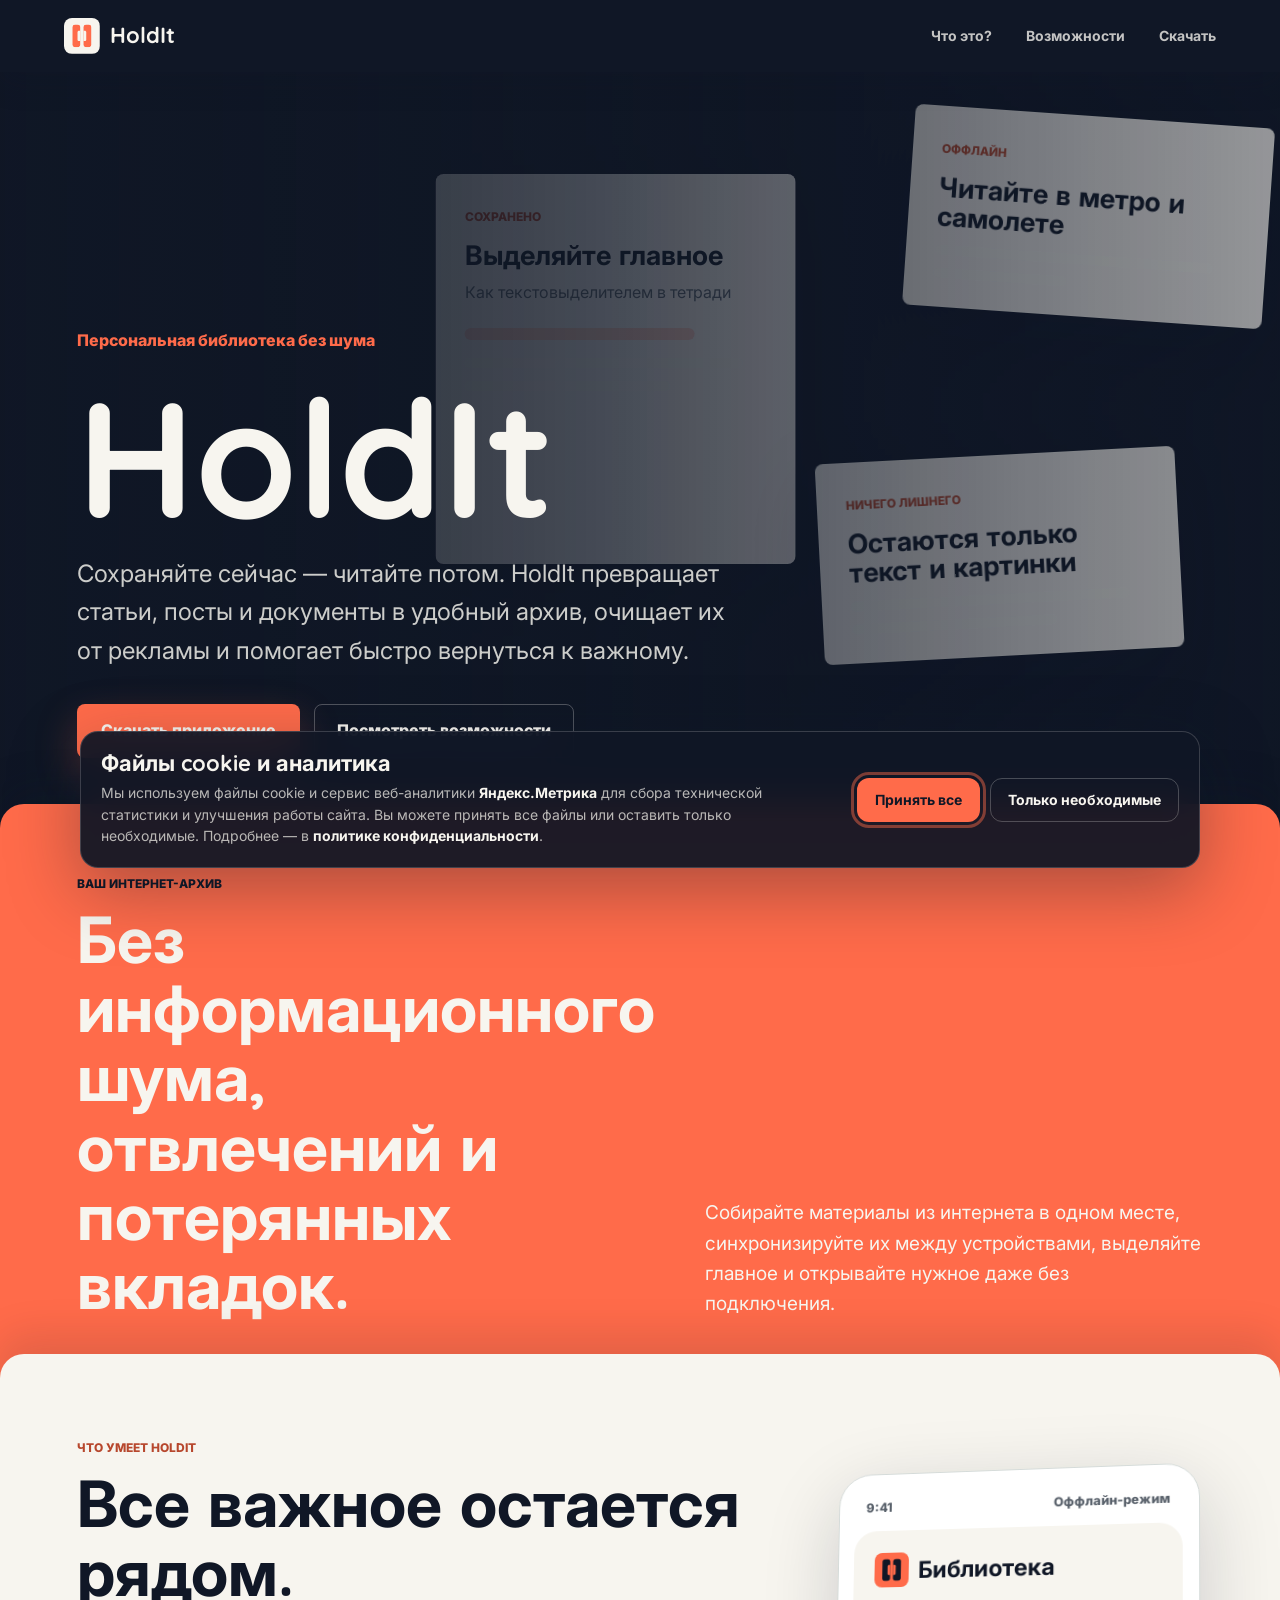
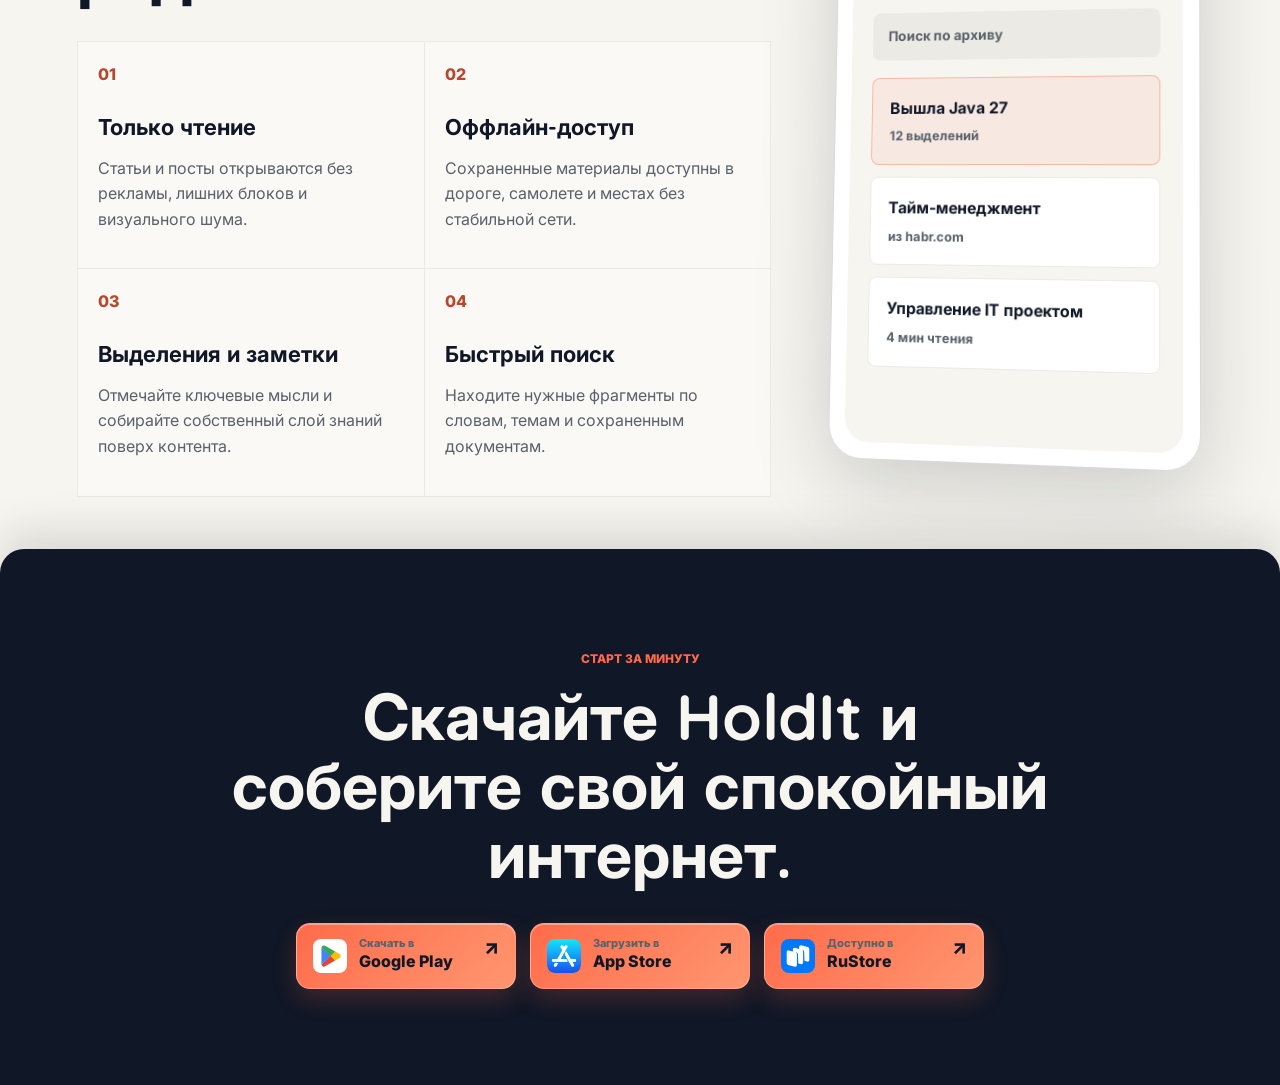
<file: index.html>
<!doctype html>
<html lang="ru">
  <head>
    <meta charset="utf-8">
    <meta name="viewport" content="width=device-width, initial-scale=1">
    <meta name="description" content="HoldIt сохраняет статьи, посты и документы в чистую персональную библиотеку, доступную даже без интернета.">
    <meta name="theme-color" content="#101726">
    <title>HoldIt — сохраняйте сейчас, читайте потом</title>
    <link rel="preconnect" href="https://fonts.googleapis.com">
    <link rel="preconnect" href="https://fonts.gstatic.com" crossorigin>
    <link href="https://fonts.googleapis.com/css2?family=Inter:wght@400;500;600;700;800&family=Quicksand:wght@600;700&display=swap" rel="stylesheet">
    <link rel="stylesheet" href="styles.css">
    <script src="script.js" defer></script>
  </head>
  <body>
    <header class="site-header">
      <a class="logo" href="#top" aria-label="HoldIt">
        <img class="logo-mark" src="1 pr/HoldIt mark light.svg" alt="" width="36" height="36">
        <span>HoldIt</span>
      </a>
      <nav class="nav" aria-label="Главная навигация">
        <a href="#about">Что это?</a>
        <a href="#features">Возможности</a>
        <a href="#download">Скачать</a>
      </nav>
    </header>

    <main id="top">
      <section class="hero" aria-labelledby="hero-title">
        <div class="hero-bg" aria-hidden="true">
          <div class="library-scene" data-parallax-scene>
            <article class="saved-page page-main" data-depth="0.12">
              <span class="page-tag">сохранено</span>
              <h2>Выделяйте главное</h2>
              <p>Как текстовыделителем в тетради</p>
              <div class="highlight-line"></div>
              <div class="text-line wide"></div>
              <div class="text-line"></div>
            </article>
            <article class="saved-page page-side" data-depth="0.22">
              <span class="page-tag">оффлайн</span>
              <h2>Читайте в метро и самолете</h2>
              <div class="text-line wide"></div>
              <div class="text-line short"></div>
            </article>
            <article class="saved-page page-doc" data-depth="0.17">
              <span class="page-tag">ничего лишнего</span>
              <h2>Остаются только текст и картинки</h2>
              <div class="text-line wide"></div>
              <div class="text-line"></div>
            </article>
          </div>
        </div>

        <div class="hero-content">
          <p class="eyebrow">Персональная библиотека без шума</p>
          <h1 id="hero-title">HoldIt</h1>
          <p class="hero-lead">Сохраняйте сейчас — читайте потом. HoldIt превращает статьи, посты и документы в удобный архив, очищает их от рекламы и помогает быстро вернуться к важному.</p>
          <div class="hero-actions">
            <a class="primary-button" href="#download">Скачать приложение</a>
            <a class="secondary-button" href="#features">Посмотреть возможности</a>
          </div>
        </div>
      </section>

      <section class="intro-band stack-panel" id="about" aria-label="Ключевая идея">
        <div>
          <p class="section-kicker">Ваш интернет-архив</p>
          <h2>Без информационного шума, отвлечений и потерянных вкладок.</h2>
        </div>
        <p>Собирайте материалы из интернета в одном месте, синхронизируйте их между устройствами, выделяйте главное и открывайте нужное даже без подключения.</p>
      </section>

      <section class="features stack-panel" id="features" aria-labelledby="features-title">
        <div class="features-layout">
          <div class="features-content">
            <div class="section-heading">
              <p class="section-kicker">Что умеет HoldIt</p>
              <h2 id="features-title">Все важное остается рядом.</h2>
            </div>
            <div class="feature-grid">
              <article class="feature-card">
                <span class="feature-icon">01</span>
                <h3>Только чтение</h3>
                <p>Статьи и посты открываются без рекламы, лишних блоков и визуального шума.</p>
              </article>
              <article class="feature-card">
                <span class="feature-icon">02</span>
                <h3>Оффлайн-доступ</h3>
                <p>Сохраненные материалы доступны в дороге, самолете и местах без стабильной сети.</p>
              </article>
              <article class="feature-card">
                <span class="feature-icon">03</span>
                <h3>Выделения и заметки</h3>
                <p>Отмечайте ключевые мысли и собирайте собственный слой знаний поверх контента.</p>
              </article>
              <article class="feature-card">
                <span class="feature-icon">04</span>
                <h3>Быстрый поиск</h3>
                <p>Находите нужные фрагменты по словам, темам и сохраненным документам.</p>
              </article>
            </div>
          </div>
          <div class="feature-preview">
            <div class="phone-shell" aria-label="Превью приложения HoldIt">
              <div class="phone-status">
                <span>9:41</span>
                <span>Оффлайн-режим</span>
              </div>
              <div class="app-screen">
                <div class="app-top">
                  <img class="app-logo" src="1 pr/HoldIt mark.svg" alt="" width="36" height="36">
                  <span>Библиотека</span>
                </div>
                <div class="search-pill">Поиск по архиву</div>
                <div class="article-row active">
                  <strong>Вышла Java 27</strong>
                  <span>12 выделений</span>
                </div>
                <div class="article-row">
                  <strong>Тайм-менеджмент</strong>
                  <span>из habr.com</span>
                </div>
                <div class="article-row">
                  <strong>Управление IT проектом</strong>
                  <span>4 мин чтения</span>
                </div>
              </div>
            </div>
          </div>
        </div>
      </section>

      <section class="download stack-panel" id="download" aria-labelledby="download-title">
        <p class="section-kicker">Старт за минуту</p>
        <h2 id="download-title">Скачайте HoldIt и соберите свой спокойный интернет.</h2>
        <div class="store-buttons" aria-label="Ссылки на магазины приложений">
          <a class="store-button" href="#" aria-label="Скачать в Google Play">
            <img class="store-icon" src="google-play.svg" alt="" width="34" height="34">
            <span><small>Скачать в</small>Google Play</span>
          </a>
          <a class="store-button" href="#" aria-label="Скачать в App Store">
            <img class="store-icon" src="App_Store_(iOS,_2024).svg.png" alt="" width="34" height="34">
            <span><small>Загрузить в</small>App Store</span>
          </a>
          <a class="store-button" href="#" aria-label="Скачать в RuStore">
            <img class="store-icon" src="rustore.svg" alt="" width="34" height="34">
            <span><small>Доступно в</small>RuStore</span>
          </a>
        </div>
      </section>
    </main>

    <aside class="cookie-banner" id="cookie-banner" aria-labelledby="cookie-title" aria-describedby="cookie-description" role="dialog" hidden>
      <div class="cookie-copy">
        <h2 id="cookie-title">Файлы cookie и аналитика</h2>
        <p id="cookie-description">Мы используем файлы cookie и сервис веб-аналитики <strong>Яндекс.Метрика</strong> для сбора технической статистики и улучшения работы сайта. Вы можете принять все файлы или оставить только необходимые. Подробнее — в <a href="privacy.html">политике конфиденциальности</a>.</p>
      </div>
      <div class="cookie-actions">
        <button class="cookie-button cookie-button-primary" type="button" data-cookie-choice="all">Принять все</button>
        <button class="cookie-button cookie-button-secondary" type="button" data-cookie-choice="necessary">Только необходимые</button>
      </div>
    </aside>

    <button class="cookie-settings" type="button" aria-controls="cookie-banner" hidden>Настройки cookie</button>
  </body>
</html>
</file>
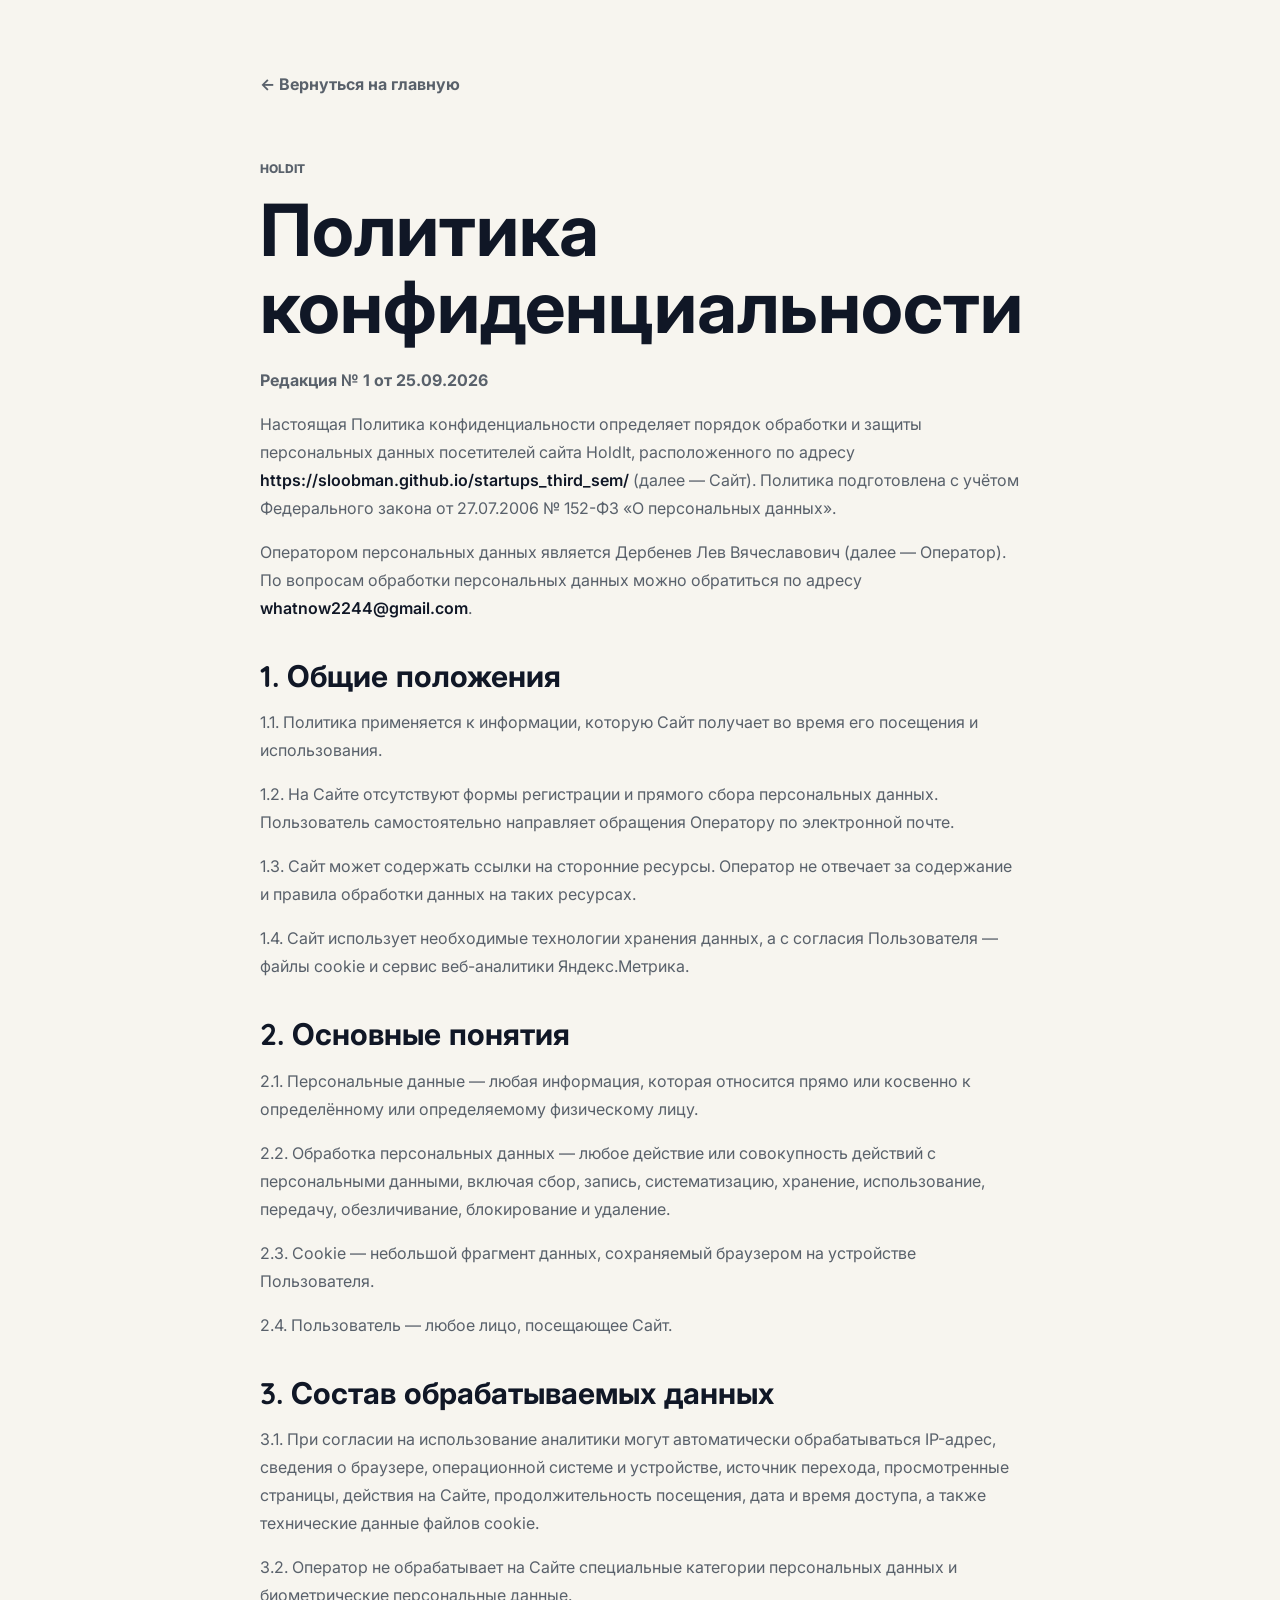
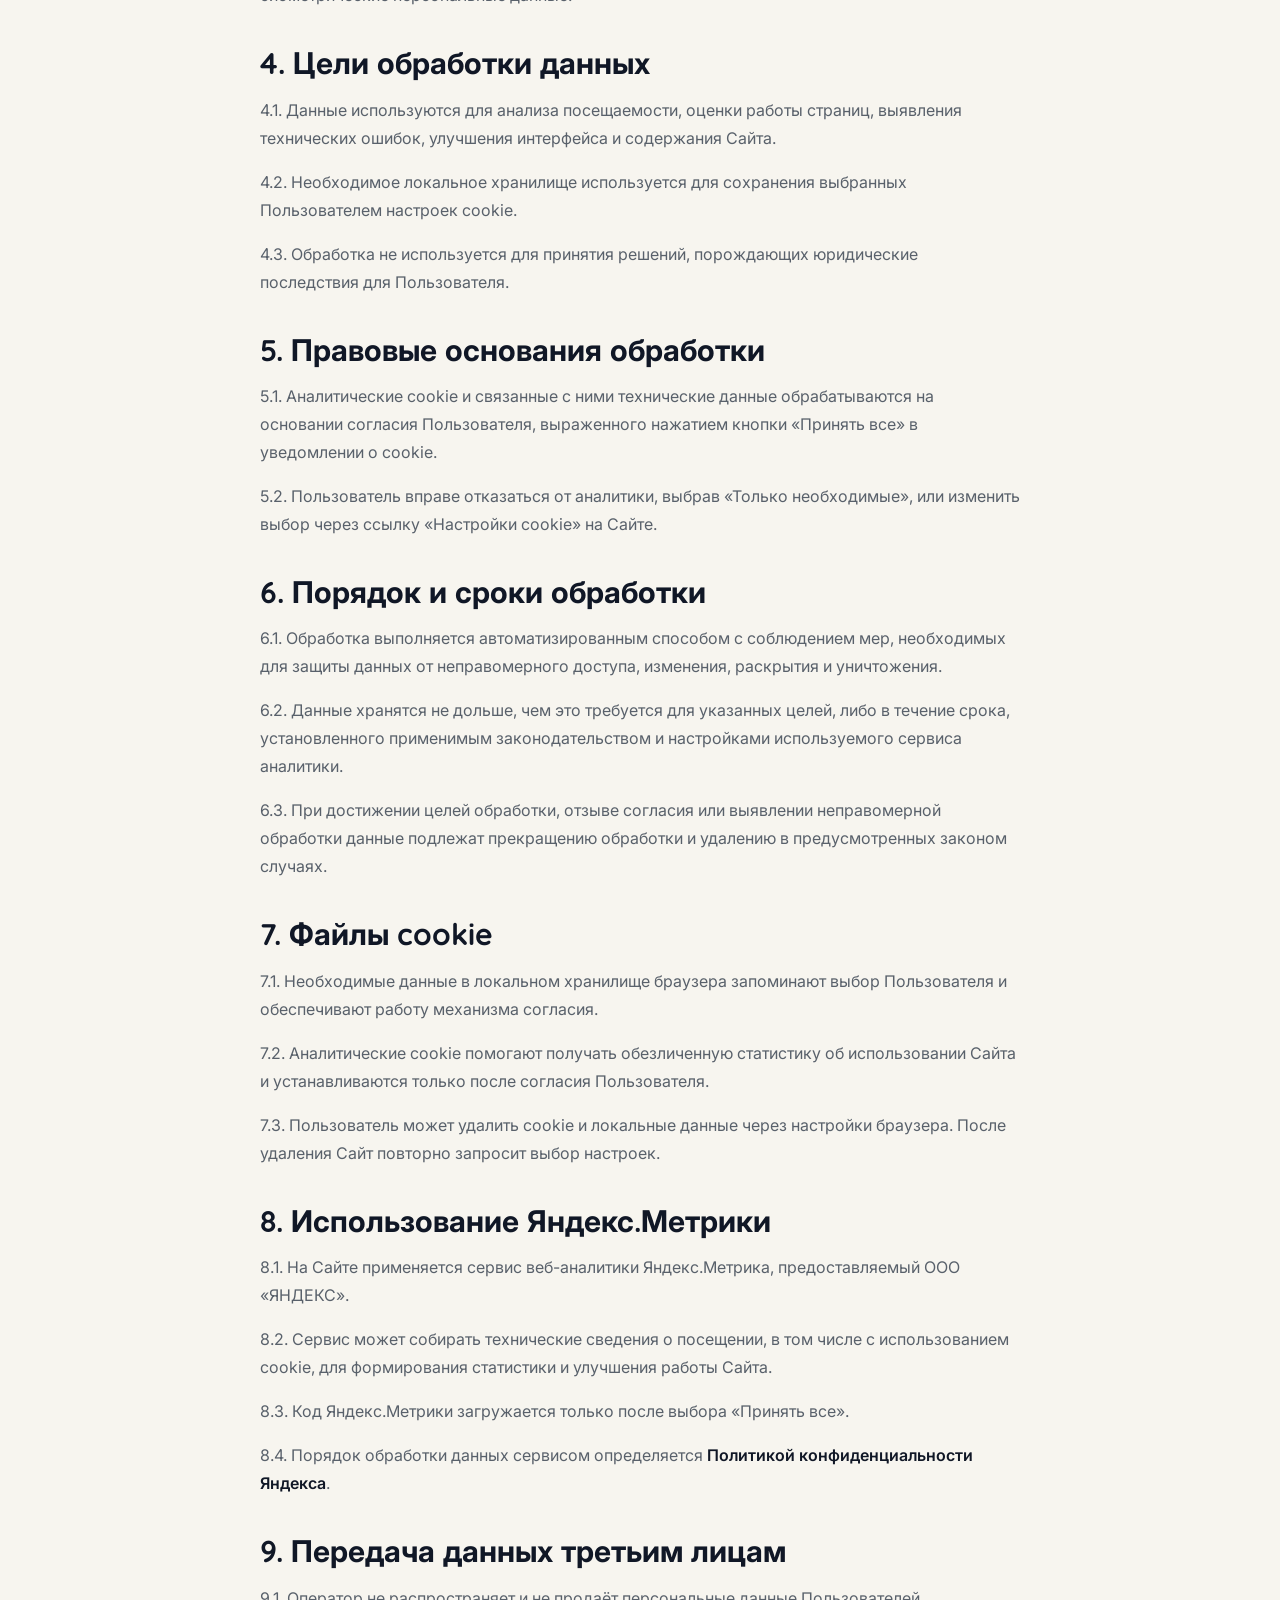
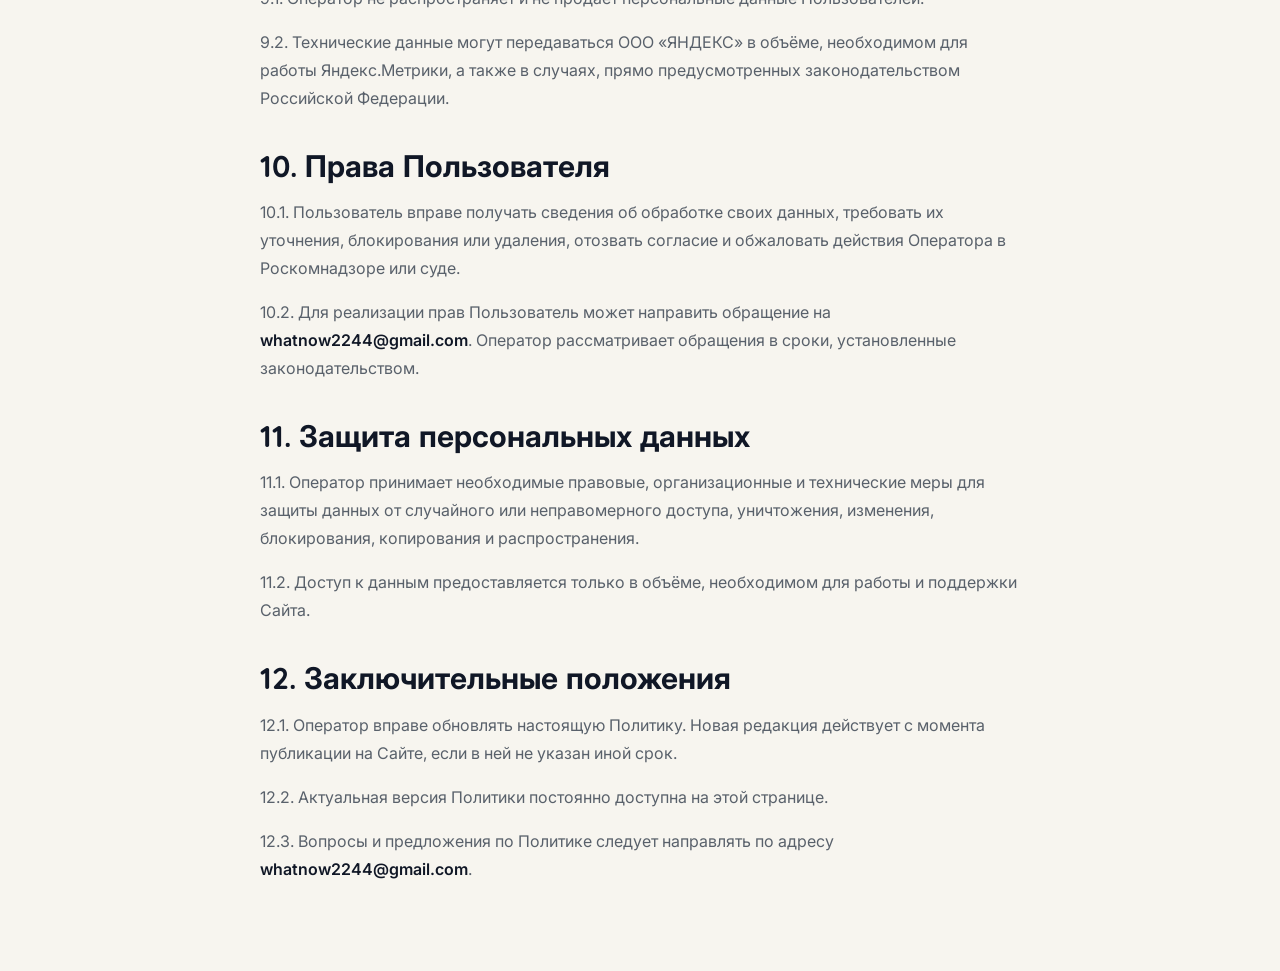
<file: privacy.html>
<!doctype html>
<html lang="ru">
  <head>
    <meta charset="utf-8">
    <meta name="viewport" content="width=device-width, initial-scale=1">
    <meta name="description" content="Политика конфиденциальности сайта HoldIt.">
    <meta name="theme-color" content="#f7f5ef">
    <title>Политика конфиденциальности — HoldIt</title>
    <link rel="preconnect" href="https://fonts.googleapis.com">
    <link rel="preconnect" href="https://fonts.gstatic.com" crossorigin>
    <link href="https://fonts.googleapis.com/css2?family=Inter:wght@400;500;600;700&family=Quicksand:wght@600;700&display=swap" rel="stylesheet">
    <link rel="stylesheet" href="styles.css">
  </head>
  <body class="agreement-page">
    <main class="agreement-shell">
      <a class="agreement-back" href="index.html">← Вернуться на главную</a>
      <p class="section-kicker">HoldIt</p>
      <h1>Политика конфиденциальности</h1>
      <p><strong>Редакция № 1 от 25.09.2026</strong></p>
      <p>Настоящая Политика конфиденциальности определяет порядок обработки и защиты персональных данных посетителей сайта HoldIt, расположенного по адресу <a href="https://sloobman.github.io/startups_third_sem/">https://sloobman.github.io/startups_third_sem/</a> (далее — Сайт). Политика подготовлена с учётом Федерального закона от 27.07.2006 № 152-ФЗ «О персональных данных».</p>
      <p>Оператором персональных данных является Дербенев Лев Вячеславович (далее — Оператор). По вопросам обработки персональных данных можно обратиться по адресу <a href="mailto:whatnow2244@gmail.com">whatnow2244@gmail.com</a>.</p>

      <h2>1. Общие положения</h2>
      <p>1.1. Политика применяется к информации, которую Сайт получает во время его посещения и использования.</p>
      <p>1.2. На Сайте отсутствуют формы регистрации и прямого сбора персональных данных. Пользователь самостоятельно направляет обращения Оператору по электронной почте.</p>
      <p>1.3. Сайт может содержать ссылки на сторонние ресурсы. Оператор не отвечает за содержание и правила обработки данных на таких ресурсах.</p>
      <p>1.4. Сайт использует необходимые технологии хранения данных, а с согласия Пользователя — файлы cookie и сервис веб-аналитики Яндекс.Метрика.</p>

      <h2>2. Основные понятия</h2>
      <p>2.1. Персональные данные — любая информация, которая относится прямо или косвенно к определённому или определяемому физическому лицу.</p>
      <p>2.2. Обработка персональных данных — любое действие или совокупность действий с персональными данными, включая сбор, запись, систематизацию, хранение, использование, передачу, обезличивание, блокирование и удаление.</p>
      <p>2.3. Cookie — небольшой фрагмент данных, сохраняемый браузером на устройстве Пользователя.</p>
      <p>2.4. Пользователь — любое лицо, посещающее Сайт.</p>

      <h2>3. Состав обрабатываемых данных</h2>
      <p>3.1. При согласии на использование аналитики могут автоматически обрабатываться IP-адрес, сведения о браузере, операционной системе и устройстве, источник перехода, просмотренные страницы, действия на Сайте, продолжительность посещения, дата и время доступа, а также технические данные файлов cookie.</p>
      <p>3.2. Оператор не обрабатывает на Сайте специальные категории персональных данных и биометрические персональные данные.</p>

      <h2>4. Цели обработки данных</h2>
      <p>4.1. Данные используются для анализа посещаемости, оценки работы страниц, выявления технических ошибок, улучшения интерфейса и содержания Сайта.</p>
      <p>4.2. Необходимое локальное хранилище используется для сохранения выбранных Пользователем настроек cookie.</p>
      <p>4.3. Обработка не используется для принятия решений, порождающих юридические последствия для Пользователя.</p>

      <h2>5. Правовые основания обработки</h2>
      <p>5.1. Аналитические cookie и связанные с ними технические данные обрабатываются на основании согласия Пользователя, выраженного нажатием кнопки «Принять все» в уведомлении о cookie.</p>
      <p>5.2. Пользователь вправе отказаться от аналитики, выбрав «Только необходимые», или изменить выбор через ссылку «Настройки cookie» на Сайте.</p>

      <h2>6. Порядок и сроки обработки</h2>
      <p>6.1. Обработка выполняется автоматизированным способом с соблюдением мер, необходимых для защиты данных от неправомерного доступа, изменения, раскрытия и уничтожения.</p>
      <p>6.2. Данные хранятся не дольше, чем это требуется для указанных целей, либо в течение срока, установленного применимым законодательством и настройками используемого сервиса аналитики.</p>
      <p>6.3. При достижении целей обработки, отзыве согласия или выявлении неправомерной обработки данные подлежат прекращению обработки и удалению в предусмотренных законом случаях.</p>

      <h2>7. Файлы cookie</h2>
      <p>7.1. Необходимые данные в локальном хранилище браузера запоминают выбор Пользователя и обеспечивают работу механизма согласия.</p>
      <p>7.2. Аналитические cookie помогают получать обезличенную статистику об использовании Сайта и устанавливаются только после согласия Пользователя.</p>
      <p>7.3. Пользователь может удалить cookie и локальные данные через настройки браузера. После удаления Сайт повторно запросит выбор настроек.</p>

      <h2>8. Использование Яндекс.Метрики</h2>
      <p>8.1. На Сайте применяется сервис веб-аналитики Яндекс.Метрика, предоставляемый ООО «ЯНДЕКС».</p>
      <p>8.2. Сервис может собирать технические сведения о посещении, в том числе с использованием cookie, для формирования статистики и улучшения работы Сайта.</p>
      <p>8.3. Код Яндекс.Метрики загружается только после выбора «Принять все».</p>
      <p>8.4. Порядок обработки данных сервисом определяется <a href="https://yandex.ru/legal/confidential/" target="_blank" rel="noopener noreferrer">Политикой конфиденциальности Яндекса</a>.</p>

      <h2>9. Передача данных третьим лицам</h2>
      <p>9.1. Оператор не распространяет и не продаёт персональные данные Пользователей.</p>
      <p>9.2. Технические данные могут передаваться ООО «ЯНДЕКС» в объёме, необходимом для работы Яндекс.Метрики, а также в случаях, прямо предусмотренных законодательством Российской Федерации.</p>

      <h2>10. Права Пользователя</h2>
      <p>10.1. Пользователь вправе получать сведения об обработке своих данных, требовать их уточнения, блокирования или удаления, отозвать согласие и обжаловать действия Оператора в Роскомнадзоре или суде.</p>
      <p>10.2. Для реализации прав Пользователь может направить обращение на <a href="mailto:whatnow2244@gmail.com">whatnow2244@gmail.com</a>. Оператор рассматривает обращения в сроки, установленные законодательством.</p>

      <h2>11. Защита персональных данных</h2>
      <p>11.1. Оператор принимает необходимые правовые, организационные и технические меры для защиты данных от случайного или неправомерного доступа, уничтожения, изменения, блокирования, копирования и распространения.</p>
      <p>11.2. Доступ к данным предоставляется только в объёме, необходимом для работы и поддержки Сайта.</p>

      <h2>12. Заключительные положения</h2>
      <p>12.1. Оператор вправе обновлять настоящую Политику. Новая редакция действует с момента публикации на Сайте, если в ней не указан иной срок.</p>
      <p>12.2. Актуальная версия Политики постоянно доступна на этой странице.</p>
      <p>12.3. Вопросы и предложения по Политике следует направлять по адресу <a href="mailto:whatnow2244@gmail.com">whatnow2244@gmail.com</a>.</p>
    </main>
  </body>
</html>
</file>
<file: styles.css>
:root {
  --ink: #101726;
  --accent: #ff6b4a;
  --accent-ink: #b7472d;
  --paper: #f7f5ef;
  --muted: #59616b;
  --line: #eceae4;
  --white: #ffffff;
  --shadow: 0 24px 80px rgba(16, 23, 38, 0.18);
}

* {
  box-sizing: border-box;
}

html {
  scroll-behavior: smooth;
}

body {
  margin: 0;
  background: var(--ink);
  color: var(--ink);
  font-family: Inter, system-ui, -apple-system, BlinkMacSystemFont, "Segoe UI", sans-serif;
  line-height: 1.6;
}

a {
  color: inherit;
  text-decoration: none;
}

.site-header {
  position: fixed;
  z-index: 20;
  top: 0;
  left: 0;
  right: 0;
  display: flex;
  align-items: center;
  justify-content: space-between;
  gap: 24px;
  padding: 18px clamp(20px, 5vw, 72px);
  background: var(--ink);
  box-shadow: 0 10px 30px rgba(16, 23, 38, 0.18);
  color: var(--paper);
}

.logo {
  display: inline-flex;
  align-items: center;
  gap: 10px;
  font-family: Quicksand, Inter, sans-serif;
  font-size: 22px;
  font-weight: 700;
}

.logo-mark,
.app-logo {
  display: block;
  width: 36px;
  height: 36px;
  border-radius: 8px;
  object-fit: contain;
}

.nav {
  display: flex;
  gap: clamp(14px, 3vw, 34px);
  color: rgba(247, 245, 239, 0.78);
  font-size: 14px;
  font-weight: 700;
}

.nav a:hover {
  color: var(--white);
}

.hero {
  position: relative;
  min-height: 92vh;
  display: grid;
  align-items: end;
  overflow: hidden;
  padding: 138px clamp(20px, 6vw, 96px) 70px;
  background: var(--ink);
  color: var(--paper);
}

.hero-bg {
  position: absolute;
  inset: 0;
  opacity: 0.96;
}

.hero-bg::after {
  content: "";
  position: absolute;
  inset: 0;
  background: linear-gradient(90deg, rgba(16, 23, 38, 0.97), rgba(16, 23, 38, 0.74) 47%, rgba(16, 23, 38, 0.36));
}

.library-scene {
  position: absolute;
  inset: 0;
  min-width: 860px;
  transform: translateX(22vw);
}

.saved-page {
  position: absolute;
  --base-rotate: 0deg;
  --pointer-x: 0px;
  --pointer-y: 0px;
  --scroll-shift: 0px;
  width: 360px;
  padding: 28px;
  border: 1px solid rgba(247, 245, 239, 0.24);
  border-radius: 8px;
  background: rgba(247, 245, 239, 0.95);
  color: var(--ink);
  box-shadow: var(--shadow);
  transform: translate3d(var(--pointer-x), calc(var(--pointer-y) + var(--scroll-shift)), 0) rotate(var(--base-rotate));
  transition: box-shadow 220ms ease, border-color 220ms ease;
  will-change: transform;
}

.saved-page h2 {
  margin: 12px 0 10px;
  font-family: Quicksand, Inter, sans-serif;
  font-size: 27px;
  line-height: 1.1;
}

.saved-page p {
  margin: 0 0 22px;
  color: var(--muted);
}

.page-main {
  top: 21%;
  left: 12%;
  min-height: 390px;
}

.page-side {
  top: 14%;
  left: 49%;
  --base-rotate: 4deg;
}

.page-doc {
  top: 55%;
  left: 42%;
  --base-rotate: -3deg;
}

.page-tag,
.section-kicker {
  color: var(--accent);
  font-size: 12px;
  font-weight: 800;
  letter-spacing: 0;
  text-transform: uppercase;
}

.page-tag,
.features .section-kicker {
  color: var(--accent-ink);
}

.highlight-line {
  width: 76%;
  height: 12px;
  margin-bottom: 18px;
  border-radius: 999px;
  background: rgba(255, 107, 74, 0.28);
}

.text-line {
  width: 68%;
  height: 10px;
  margin-top: 13px;
  border-radius: 999px;
  background: var(--line);
}

.text-line.wide {
  width: 92%;
}

.text-line.short {
  width: 44%;
}

.hero-content {
  position: relative;
  z-index: 1;
  max-width: 760px;
}

.eyebrow {
  margin: 0 0 14px;
  color: var(--accent);
  font-weight: 800;
}

h1,
h2,
h3 {
  font-family: Quicksand, Inter, sans-serif;
  line-height: 1.08;
  letter-spacing: 0;
}

h1 {
  margin: 0;
  font-size: clamp(72px, 14vw, 164px);
}

.hero-lead {
  max-width: 660px;
  margin: 10px 0 34px;
  color: rgba(247, 245, 239, 0.82);
  font-size: clamp(18px, 2.2vw, 24px);
}

.hero-actions,
.store-buttons {
  display: flex;
  flex-wrap: wrap;
  gap: 14px;
}

.primary-button,
.secondary-button,
.store-button {
  display: inline-flex;
  align-items: center;
  justify-content: center;
  min-height: 54px;
  border-radius: 8px;
  font-weight: 800;
}

.primary-button {
  padding: 0 24px;
  background: var(--accent);
  color: var(--paper);
  box-shadow: 0 18px 42px rgba(255, 107, 74, 0.28);
}

.secondary-button {
  padding: 0 22px;
  border: 1px solid rgba(247, 245, 239, 0.28);
  color: var(--paper);
}

.primary-button,
.secondary-button,
.store-button,
.feature-card {
  transition: transform 220ms ease, box-shadow 220ms ease, border-color 220ms ease, background-color 220ms ease;
}

.primary-button:hover,
.secondary-button:hover,
.store-button:hover {
  transform: translateY(-3px);
}

.secondary-button:hover {
  border-color: rgba(247, 245, 239, 0.62);
  background: rgba(247, 245, 239, 0.08);
}

.intro-band,
.features,
.download {
  padding-right: clamp(20px, 6vw, 96px);
  padding-left: clamp(20px, 6vw, 96px);
}

.stack-panel {
  position: relative;
  margin-top: -24px;
  border-radius: 24px 24px 0 0;
  box-shadow: 0 -18px 42px rgba(16, 23, 38, 0.12);
  scroll-margin-top: 76px;
}

.stack-panel.stack-ready {
  opacity: 0.94;
  transform: translateY(48px);
  transition: transform 750ms cubic-bezier(0.2, 0.75, 0.25, 1), opacity 750ms ease;
}

.stack-panel.stack-ready.is-stacked {
  opacity: 1;
  transform: translateY(0);
}

.intro-band { z-index: 1; }
.features { z-index: 2; }
.download { z-index: 3; }

.intro-band {
  display: grid;
  grid-template-columns: minmax(0, 1.05fr) minmax(280px, 0.95fr);
  gap: clamp(28px, 6vw, 90px);
  align-items: end;
  padding-top: 58px;
  padding-bottom: 58px;
  background: var(--accent);
  color: var(--paper);
}

.intro-band .section-kicker {
  color: var(--ink);
}

.intro-band h2,
.features h2,
.download h2 {
  margin: 0;
  font-size: clamp(34px, 5vw, 64px);
}

.intro-band p:last-child {
  max-width: 620px;
  margin: 0;
  font-size: 19px;
}

.features {
  padding-top: 72px;
  padding-bottom: 76px;
  background: var(--paper);
  color: var(--ink);
}

.section-heading {
  max-width: 720px;
  margin-bottom: 34px;
}

.features-layout {
  display: grid;
  grid-template-columns: minmax(0, 1.55fr) minmax(300px, 0.85fr);
  gap: clamp(24px, 4vw, 56px);
  align-items: center;
}

.features-content {
  min-width: 0;
}

.feature-grid {
  display: grid;
  grid-template-columns: repeat(2, minmax(0, 1fr));
  border-top: 1px solid var(--line);
  border-left: 1px solid var(--line);
}

.feature-card {
  min-height: 205px;
  padding: 20px;
  border-right: 1px solid var(--line);
  border-bottom: 1px solid var(--line);
  background: rgba(255, 255, 255, 0.38);
}

.feature-card:hover {
  position: relative;
  z-index: 1;
  border-color: rgba(255, 107, 74, 0.48);
  background: rgba(255, 255, 255, 0.74);
  box-shadow: 0 20px 48px rgba(16, 23, 38, 0.1);
  transform: translateY(-6px);
}

.feature-icon {
  color: var(--accent-ink);
  font-weight: 800;
}

.feature-card h3 {
  margin: 28px 0 8px;
  font-size: 22px;
}

.feature-card p {
  color: var(--muted);
}

.feature-preview {
  display: grid;
  place-items: center;
  min-width: 0;
  padding: 0;
  background: transparent;
}

.phone-shell {
  width: min(100%, 370px);
  margin: 0 auto;
  padding: 16px;
  border: 1px solid #d5dbd9;
  border-radius: 34px;
  background: #ffffff;
  box-shadow: var(--shadow);
  transform: perspective(1100px) rotateY(-8deg) rotateX(4deg);
}

.phone-status {
  display: flex;
  justify-content: space-between;
  padding: 8px 12px 14px;
  color: var(--muted);
  font-size: 13px;
  font-weight: 800;
}

.app-screen {
  min-height: 520px;
  padding: 22px;
  border-radius: 24px;
  background: var(--paper);
  color: var(--ink);
}

.app-top {
  display: flex;
  align-items: center;
  gap: 10px;
  font-family: Quicksand, Inter, sans-serif;
  font-size: 24px;
  font-weight: 700;
}

.search-pill {
  margin: 26px 0 18px;
  padding: 13px 16px;
  border-radius: 8px;
  background: var(--line);
  color: var(--muted);
  font-size: 14px;
  font-weight: 700;
}

.article-row {
  display: grid;
  gap: 5px;
  margin-top: 12px;
  padding: 18px;
  border: 1px solid var(--line);
  border-radius: 8px;
  background: var(--white);
}

.article-row.active {
  border-color: rgba(255, 107, 74, 0.42);
  background: rgba(255, 107, 74, 0.08);
}

.article-row span {
  color: var(--muted);
  font-size: 13px;
  font-weight: 700;
}

.download {
  padding-top: 88px;
  padding-bottom: 96px;
  background: var(--ink);
  color: var(--paper);
  text-align: center;
}

.download .section-kicker {
  display: block;
  margin-bottom: 14px;
}

.download h2 {
  max-width: 850px;
  margin: 0 auto 34px;
}

.store-buttons {
  justify-content: center;
}

.store-button {
  gap: 12px;
  min-width: 220px;
  padding: 13px 16px;
  border: 1px solid rgba(255, 255, 255, 0.28);
  border-radius: 14px;
  background: linear-gradient(135deg, #ff6b4a, #ff9670);
  color: var(--ink);
  box-shadow: 0 10px 24px rgba(255, 107, 74, 0.2), inset 0 1px rgba(255, 255, 255, 0.35);
  text-align: left;
}

.store-button:hover {
  box-shadow: 0 18px 38px rgba(255, 107, 74, 0.32), inset 0 1px rgba(255, 255, 255, 0.45);
  filter: brightness(1.05);
}

.store-button::after {
  content: "↗";
  margin-left: auto;
  align-self: flex-start;
  font-size: 20px;
  line-height: 1;
  transition: transform 220ms ease;
}

.store-button:hover::after {
  transform: translate(2px, -2px);
}

.reveal {
  opacity: 0;
  transform: translateY(26px);
  transition: opacity 700ms ease, transform 700ms ease;
}

.reveal.is-visible {
  opacity: 1;
  transform: translateY(0);
}

.feature-card.reveal:nth-child(2) {
  transition-delay: 80ms;
}

.feature-card.reveal:nth-child(3) {
  transition-delay: 160ms;
}

.feature-card.reveal:nth-child(4) {
  transition-delay: 240ms;
}

.feature-card.reveal.is-visible:hover {
  transform: translateY(-6px);
}

.phone-shell.reveal.is-visible {
  transform: perspective(1100px) rotateY(-8deg) rotateX(4deg);
}

.store-button small {
  display: block;
  color: var(--muted);
  font-size: 11px;
  line-height: 1.1;
}

.store-icon {
  display: block;
  width: 34px;
  height: 34px;
  border-radius: 8px;
  object-fit: contain;
  flex: none;
}

.cookie-banner {
  position: fixed;
  right: clamp(14px, 3vw, 32px);
  bottom: clamp(14px, 3vw, 32px);
  left: clamp(14px, 3vw, 32px);
  z-index: 100;
  display: flex;
  align-items: center;
  justify-content: space-between;
  gap: 28px;
  max-width: 1120px;
  margin: 0 auto;
  padding: 20px;
  border: 1px solid rgba(247, 245, 239, 0.18);
  border-radius: 18px;
  background: rgba(16, 23, 38, 0.94);
  color: var(--paper);
  box-shadow: 0 22px 70px rgba(16, 23, 38, 0.34);
  backdrop-filter: blur(18px) saturate(140%);
  animation: cookie-enter 420ms ease both;
}

.cookie-banner[hidden] {
  display: none;
}

.cookie-banner.is-closing {
  opacity: 0;
  transform: translateY(18px);
  transition: opacity 220ms ease, transform 220ms ease;
}

.cookie-copy {
  max-width: 720px;
}

.cookie-copy h2 {
  margin: 0 0 6px;
  font-size: clamp(18px, 2vw, 22px);
}

.cookie-copy p {
  margin: 0;
  color: rgba(247, 245, 239, 0.72);
  font-size: 14px;
  line-height: 1.55;
}

.cookie-copy strong {
  color: var(--paper);
}

.cookie-copy a {
  color: var(--paper);
  font-weight: 700;
  text-underline-offset: 3px;
}

.cookie-copy a:hover {
  color: var(--accent);
}

.cookie-actions {
  display: flex;
  flex: none;
  gap: 10px;
}

.cookie-button {
  min-height: 44px;
  padding: 0 17px;
  border: 1px solid transparent;
  border-radius: 12px;
  font: 700 14px/1 Inter, sans-serif;
  cursor: pointer;
  transition: transform 180ms ease, background-color 180ms ease, border-color 180ms ease;
}

.cookie-button:hover {
  transform: translateY(-2px);
}

.cookie-button:focus-visible {
  outline: 3px solid rgba(255, 107, 74, 0.45);
  outline-offset: 3px;
}

.cookie-button-primary {
  background: var(--accent);
  color: var(--ink);
}

.cookie-button-secondary {
  border-color: rgba(247, 245, 239, 0.24);
  background: transparent;
  color: var(--paper);
}

.cookie-button-secondary:hover {
  border-color: rgba(247, 245, 239, 0.5);
  background: rgba(247, 245, 239, 0.08);
}

.cookie-settings {
  position: fixed;
  right: 18px;
  bottom: 14px;
  z-index: 90;
  padding: 6px 8px;
  border: 0;
  background: rgba(16, 23, 38, 0.72);
  color: rgba(247, 245, 239, 0.78);
  border-radius: 7px;
  font: 600 12px/1.2 Inter, sans-serif;
  text-decoration: underline;
  text-underline-offset: 3px;
  cursor: pointer;
  backdrop-filter: blur(10px);
}

.cookie-settings:hover {
  color: var(--paper);
}

.cookie-settings:focus-visible {
  outline: 3px solid rgba(255, 107, 74, 0.45);
  outline-offset: 3px;
}

.cookie-settings[hidden] {
  display: none;
}

@keyframes cookie-enter {
  from {
    opacity: 0;
    transform: translateY(24px);
  }
}

.agreement-page {
  min-height: 100vh;
  padding: clamp(28px, 6vw, 72px) clamp(18px, 6vw, 80px);
  background: var(--paper);
  color: var(--ink);
}

.agreement-shell {
  width: min(760px, 100%);
  margin: 0 auto;
}

.agreement-back {
  display: inline-flex;
  margin-bottom: 48px;
  color: var(--muted);
  font-weight: 700;
  text-decoration: none;
}

.agreement-back:hover {
  color: var(--accent);
}

.agreement-shell h1 {
  margin: 0 0 20px;
  font-size: clamp(38px, 7vw, 72px);
}

.agreement-shell h2 {
  margin: 38px 0 12px;
  font-size: clamp(22px, 3vw, 30px);
}

.agreement-shell p {
  color: var(--muted);
  line-height: 1.75;
}

.agreement-shell a:not(.agreement-back) {
  color: var(--ink);
  font-weight: 600;
  overflow-wrap: anywhere;
  text-underline-offset: 3px;
}

.agreement-shell a:not(.agreement-back):hover {
  color: var(--accent);
}

@media (max-width: 940px) {
  .nav {
    gap: 16px;
  }

  .hero {
    min-height: 88vh;
    padding-top: 118px;
  }

  .library-scene {
    transform: translateX(8vw);
  }

  .intro-band,
  .features-layout {
    grid-template-columns: 1fr;
  }

  .features-content {
    display: contents;
  }

  .features-layout .section-heading {
    order: 1;
    margin-bottom: 0;
  }

  .features-layout .feature-preview {
    order: 2;
  }

  .feature-grid {
    order: 3;
    grid-template-columns: repeat(2, minmax(0, 1fr));
  }
}

@media (max-width: 780px) {
  .cookie-banner {
    align-items: stretch;
    flex-direction: column;
    gap: 16px;
    padding: 18px;
  }

  .cookie-actions {
    display: grid;
    grid-template-columns: 1fr 1fr;
  }
}

@media (max-width: 620px) {
  .nav a:not([href="#about"]) {
    display: none;
  }

  .hero {
    min-height: 86vh;
    padding-bottom: 44px;
  }

  .hero-bg::after {
    background: linear-gradient(180deg, rgba(16, 23, 38, 0.8), rgba(16, 23, 38, 0.98));
  }

  .library-scene {
    min-width: 620px;
    transform: translateX(-20px) translateY(-20px) scale(0.78);
    transform-origin: top left;
    opacity: 0.52;
  }

  .hero-actions,
  .store-buttons {
    align-items: stretch;
    flex-direction: column;
  }

  .primary-button,
  .secondary-button,
  .store-button {
    width: 100%;
  }

  .cookie-actions {
    flex-direction: column;
    grid-template-columns: 1fr;
  }

  .feature-grid {
    grid-template-columns: 1fr;
  }

  .app-screen {
    min-height: 440px;
  }

}

@media (prefers-reduced-motion: reduce) {
  html {
    scroll-behavior: auto;
  }

  *,
  *::before,
  *::after {
    animation-duration: 0.01ms !important;
    animation-iteration-count: 1 !important;
    transition-duration: 0.01ms !important;
  }

  .saved-page,
  .phone-shell,
  .feature-card:hover,
  .primary-button:hover,
  .secondary-button:hover,
  .store-button:hover,
  .reveal {
    transform: none;
  }

  .reveal {
    opacity: 1;
  }

  .stack-panel.stack-ready {
    opacity: 1;
    transform: none;
  }
}
</file>
